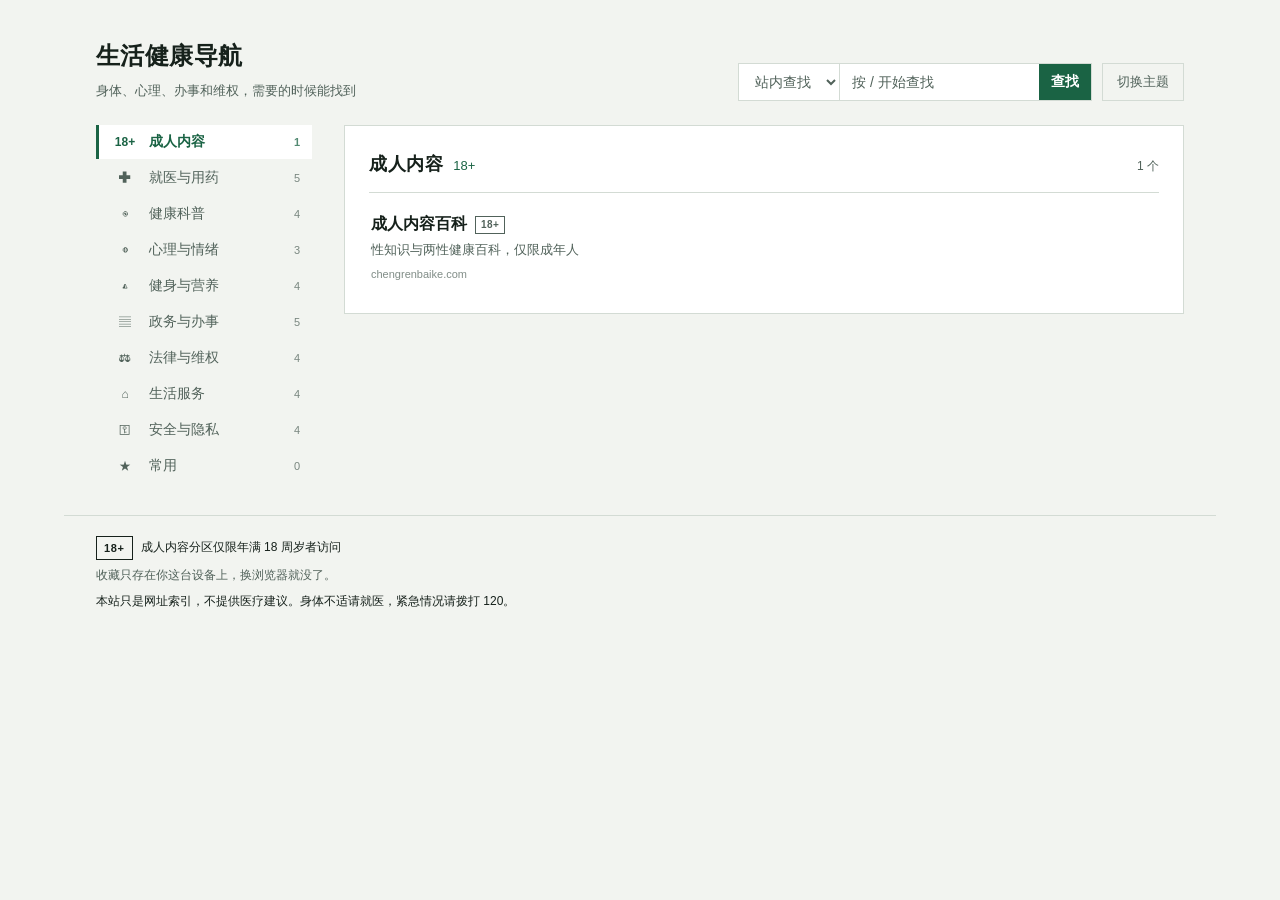
<file: index.html>
<!doctype html>
<html lang="zh-CN">
<head>
<meta charset="utf-8">
<meta name="viewport" content="width=device-width,initial-scale=1">
<title>生活健康导航 - 就医、心理、政务与维权网址分类</title>
<meta name="description" content="按分类整理的生活与健康网址：就医用药、健康科普、心理情绪、健身营养、政务办事、法律维权、生活服务与安全隐私，支持站内查找和本地收藏。含成人内容分区，仅限 18 周岁及以上访问。">

<!-- ↓ 镜像站取消这一行注释，主力站保持注释。详见 README.md
     只开 noindex,follow。别再加指向别处的 canonical：
     两个信号矛盾，canonical 会把 noindex 一并传过去。 -->
<!-- <meta name="robots" content="noindex,follow"> -->

<meta property="og:type" content="website">
<meta property="og:locale" content="zh_CN">
<meta property="og:title" content="生活健康导航 - 就医、心理、政务与维权网址分类">
<meta property="og:description" content="就医、心理、健身、政务、维权与安全的分类网址，支持站内查找和本地收藏。">
<meta name="referrer" content="no-referrer-when-downgrade">
<link rel="stylesheet" href="style.css">
</head>
<body>

<!-- 脚本没起来时的兜底。app.js 一启动就会把它藏掉。
     noscript 只管「禁用了 JS」，管不了「JS 开着但 app.js 被拦截」。 -->
<div class="boot">
  <h2>页面没能加载完整</h2>
  <p>刷新一下通常就好。如果反复这样，可能是拦截插件挡掉了本页的脚本。</p>
</div>

<noscript>
  <div class="boot">
    <h2>需要开启 JavaScript</h2>
    <p>本页的分类切换和查找功能依赖脚本。</p>
  </div>
</noscript>

<div id="shell" class="shell" hidden>

  <header class="masthead">
    <div class="brand">
      <h1 class="brand-name" id="brand-name">生活健康导航</h1>
      <p class="brand-tag" id="brand-tag"></p>
    </div>

    <div class="tools">
      <form id="find-form" class="find" role="search">
        <label class="sr-only" for="engine">查找方式</label>
        <select id="engine">
          <option value="local">站内查找</option>
          <option value="baidu">百度</option>
          <option value="bing">Bing</option>
          <option value="google">Google</option>
        </select>
        <label class="sr-only" for="find">关键词</label>
        <input id="find" type="search" placeholder="按 / 开始查找" autocomplete="off" spellcheck="false">
        <button type="submit">查找</button>
      </form>
      <!-- aria-label 必须包含可见文字「切换主题」，
           否则语音控制念可见文字匹配不上（WCAG 2.5.3）。 -->
      <button type="button" id="theme" class="theme" aria-label="切换主题">切换主题</button>
    </div>
  </header>

  <div class="body" id="layout">
    <!-- 真正的标签页：一次只显示一个分类的面板，
         不是锚点滚动。键盘方向键可在标签间移动。
         aria-orientation 由 app.js 按断点更新：窄屏下标签是横排的。 -->
    <div id="tablist" class="tablist" role="tablist" aria-orientation="vertical" aria-label="分类"></div>

    <!-- main 落在这里：标签栏是导航，正文是面板区。
         少了它读屏器就没有「跳到主内容」的落点。 -->
    <main class="stage">
      <div id="panels"></div>
      <!-- 查找时离开标签模式：藏起标签和面板，改用这块合并结果。
           否则 tablist 会出现「选中了某个标签但显示着全部面板」
           的自相矛盾状态。role=region 不能省：
           aria-label 挂在无 role 的 div 上不会被暴露。 -->
      <div id="results" role="region" aria-label="查找结果" hidden></div>
      <p id="empty" class="empty" hidden></p>
    </main>
  </div>

  <footer class="foot">
    <p class="foot-age"><span class="mark">18+</span> 成人内容分区仅限年满 18 周岁者访问</p>
    <p class="foot-note" id="foot-note"></p>
    <p class="foot-care">本站只是网址索引，不提供医疗建议。身体不适请就医，紧急情况请拨打 120。</p>
  </footer>
</div>

<!-- 成人条目的点击确认。只拦那一条，其余链接照常直达。 -->
<div id="ask" class="ask" role="dialog" aria-modal="true" aria-labelledby="ask-title" hidden>
  <div class="ask-panel">
    <p class="mark-row"><span class="mark">18+</span></p>
    <h2 id="ask-title">这是成人内容</h2>
    <p class="ask-body">你正要打开 <span id="ask-name"></span>，内容面向成年人。请确认你已满 18 周岁。</p>
    <div class="ask-actions">
      <button type="button" id="ask-ok" class="btn">我已满 18 周岁，继续</button>
      <button type="button" id="ask-no" class="btn btn-quiet">取消</button>
    </div>
    <p class="ask-fine">确认结果只存在这台设备的浏览器里，下次不再询问。</p>
  </div>
</div>

<script src="sites.js"></script>
<script src="app.js"></script>
</body>
</html>
</file>
<file: style.css>
/* 生活健康导航 -----------------------------------------------
   第五套视觉与模板。和前四个项目刻意区分：
   baike-nav 深李木墨 + 黄铜 + 宋体 + 目录引点线
   nav-hub   冷灰 + 正红 + 黑体重字 + 大块标识条
   changyong 深靛蓝 + 青绿 + 左侧栏锚点 + 无框密排
   zhaizai   浅暖底 + 浓紫 + 顶部分类条 + 有框卡片
   本站      浅绿白临床配色 + 左侧竖排标签页（一次只显示一个分类）

   前四个都是「一长条滚动，分类只是锚点」。这里是真正的
   tab 切换：选中哪个分类就只渲染哪个面板。 */

:root {
  color-scheme: light dark;

  --ground: #F2F4F0;
  --panel:  #FFFFFF;
  --ink:    #16211B;
  --muted:  #51625A;
  --line:   #D3DBD4;
  --accent: #1A6344;
  --on-accent: #FFFFFF;

  --sans: "PingFang SC", "Microsoft YaHei", "Hiragino Sans GB", "Noto Sans SC", sans-serif;
}

/* 手动切到浅色时也要显式声明：系统是深色的话，UA 画的滚动条、
   select 弹出层、搜索框清除按钮会继续用深色，压在白底上看不见。 */
[data-theme="light"] { color-scheme: light; }

[data-theme="dark"] {
  color-scheme: dark;
  --ground: #121A15;
  --panel:  #1A241E;
  --ink:    #E6EBE6;
  --muted:  #9FB0A4;
  --line:   #2A382F;
  --accent: #5FD39B;
  --on-accent: #0D1A13;
}

*, *::before, *::after { box-sizing: border-box; }

html { -webkit-text-size-adjust: 100%; }

body {
  margin: 0;
  background: var(--ground);
  color: var(--ink);
  font-family: var(--sans);
  font-size: 16px;
  /* 健康类内容多一点行距，读起来不赶 */
  line-height: 1.65;
}

a { color: inherit; text-decoration: none; }

.sr-only {
  position: absolute; width: 1px; height: 1px;
  margin: -1px; padding: 0; overflow: hidden;
  clip: rect(0 0 0 0); white-space: nowrap; border: 0;
}

:focus-visible { outline: 2px solid var(--accent); outline-offset: 2px; }

.shell[hidden] { display: none; }

/* 报头 ------------------------------------------------------ */

.masthead {
  display: flex;
  align-items: flex-end;
  justify-content: space-between;
  gap: 1.5rem;
  flex-wrap: wrap;
  max-width: 72rem;
  margin: 0 auto;
  padding: 2.25rem 2rem 1.5rem;
}

.brand-name {
  font-size: 1.5rem;
  font-weight: 700;
  letter-spacing: .02em;
  margin: 0;
}

.brand-tag {
  margin: .25rem 0 0;
  font-size: .8125rem;
  color: var(--muted);
}

.tools { display: flex; align-items: center; gap: .625rem; flex-wrap: wrap; }

.find {
  display: flex;
  min-width: 0;
  border: 1px solid var(--line);
  background: var(--panel);
}

.find:focus-within { border-color: var(--accent); }

.find select, .find input, .find button {
  font-family: inherit;
  font-size: .875rem;
  border: 0;
  background: transparent;
  color: var(--ink);
  padding: .5625rem .75rem;
}

.find select {
  flex: none;
  border-right: 1px solid var(--line);
  color: var(--muted);
  cursor: pointer;
}

.find input { flex: 1 1 13rem; min-width: 0; }
.find input::placeholder { color: var(--muted); }

.find button {
  flex: none;
  background: var(--accent);
  color: var(--on-accent);
  font-weight: 600;
  cursor: pointer;
}

.theme {
  font-family: inherit;
  font-size: .8125rem;
  padding: .5625rem .875rem;
  border: 1px solid var(--line);
  background: transparent;
  color: var(--muted);
  cursor: pointer;
  transition: color .14s ease, border-color .14s ease;
}

.theme:hover { color: var(--ink); border-color: var(--ink); }

/* 两栏：左标签，右面板 ------------------------------------- */

.body {
  display: grid;
  grid-template-columns: 13.5rem minmax(0, 1fr);
  gap: 2rem;
  max-width: 72rem;
  margin: 0 auto;
  padding: 0 2rem 2rem;
  align-items: start;
}

.tablist {
  display: flex;
  flex-direction: column;
  gap: .125rem;
  position: sticky;
  top: 1.5rem;
}

/* 必须显式写：作者样式里的 display:flex 会压过浏览器默认的
   [hidden]{display:none}，不写的话 tablist.hidden = true 毫无效果，
   查找时标签栏照样显示、照样能点。 */
.tablist[hidden] { display: none; }

/* 标签栏藏起来之后，.body 的两列网格会把结果区挤进
   13.5rem 那一列。查找模式下改成单列。 */
.body[data-mode="search"] { grid-template-columns: minmax(0, 1fr); }

.tab {
  display: flex;
  align-items: center;
  gap: .625rem;
  padding: .5rem .75rem;
  font-family: inherit;
  font-size: .875rem;
  text-align: left;
  color: var(--muted);
  background: transparent;
  border: 0;
  border-left: 3px solid transparent;
  cursor: pointer;
  transition: color .14s ease, border-color .14s ease, background .14s ease;
}

.tab:hover { color: var(--ink); }

.tab[aria-selected="true"] {
  color: var(--accent);
  background: var(--panel);
  border-left-color: var(--accent);
  font-weight: 600;
}

.tab-glyph { flex: none; width: 1.75rem; font-size: .75rem; text-align: center; }
.tab-count { margin-left: auto; font-size: .6875rem; opacity: .75; }

/* 面板 ------------------------------------------------------ */

.panel { background: var(--panel); border: 1px solid var(--line); padding: 1.5rem 1.5rem 1rem; }
.panel[hidden] { display: none; }

/* 只给查找结果里堆叠的面板加间距。
   相邻兄弟选择器不理会 display:none，写成 .panel + .panel
   会让除第一个以外的每个标签页都多出 16px 上边距，
   切标签时面板会跳一下。 */
#results .panel + .panel { margin-top: 1rem; }

.panel-head {
  display: flex;
  align-items: baseline;
  gap: .625rem;
  padding-bottom: .75rem;
  margin-bottom: .25rem;
  border-bottom: 1px solid var(--line);
}

.panel-head h2 { font-size: 1.125rem; font-weight: 700; letter-spacing: .03em; margin: 0; }
.panel-glyph { font-size: .8125rem; color: var(--accent); }
.tally { margin-left: auto; font-size: .75rem; color: var(--muted); }

/* 条目：宽松的横排，适合「需要时来查」而不是扫视 ---------- */

.item {
  position: relative;
  border-bottom: 1px solid var(--line);
}

.item:last-child { border-bottom: 0; }
.item[hidden] { display: none; }

.item-link { display: block; padding: .875rem 2.25rem .875rem .125rem; }

.item-name { display: block; font-size: 1rem; font-weight: 600; }

.item-note {
  display: block;
  margin-top: .125rem;
  font-size: .8125rem;
  color: var(--muted);
}

.item-host {
  display: block;
  margin-top: .25rem;
  font-size: .6875rem;
  color: var(--muted);
  opacity: .72;
  overflow: hidden;
  text-overflow: ellipsis;
  white-space: nowrap;
}

.item-link:hover .item-name,
.item-link:focus-visible .item-name { color: var(--accent); }

/* 18+ 角标走描边而非填色：这一套是临床配色，
   不想为一个角标再引入第二个实色。 */
.item-badge {
  display: inline-block;
  margin-left: .5rem;
  padding: 0 .3125rem;
  border: 1px solid currentColor;
  color: var(--muted);
  font-size: .625rem;
  font-weight: 700;
  letter-spacing: .04em;
  vertical-align: .1em;
}

/* 收藏星 */

.star {
  position: absolute;
  top: .75rem;
  right: .125rem;
  width: 1.75rem;
  height: 1.75rem;
  padding: 0;
  border: 0;
  background: transparent;
  color: var(--muted);
  font-size: 1rem;
  line-height: 1;
  cursor: pointer;
  opacity: 0;
  transition: opacity .14s ease, color .14s ease;
}

.item:hover .star,
.star:focus-visible,
.star[aria-pressed="true"] { opacity: 1; }

.star:hover, .star[aria-pressed="true"] { color: var(--accent); }

/* 触屏没有 hover，星标会一直全透明，收藏功能等于不存在 */
@media (hover: none) {
  .star { opacity: .55; }
}

/* 空结果 ---------------------------------------------------- */

.empty {
  background: var(--panel);
  border: 1px solid var(--line);
  padding: 1.75rem 1.5rem;
  font-size: .9375rem;
  color: var(--muted);
  margin: 0;
}

.empty[hidden] { display: none; }

/* 页脚 ------------------------------------------------------ */

.foot {
  max-width: 72rem;
  margin: 0 auto;
  padding: 1.25rem 2rem 2.5rem;
  border-top: 1px solid var(--line);
  font-size: .75rem;
  color: var(--muted);
}

.foot p { margin: 0 0 .375rem; }
.foot-age { display: flex; align-items: center; gap: .5rem; color: var(--ink); }
.foot-care { color: var(--ink); }

.mark {
  padding: .125rem .4375rem;
  border: 1px solid currentColor;
  font-size: .6875rem;
  font-weight: 700;
  letter-spacing: .06em;
}

/* 成人条目的点击确认 ---------------------------------------- */

.ask {
  position: fixed;
  inset: 0;
  z-index: 20;
  display: flex;
  align-items: flex-start;
  justify-content: center;
  /* 必须能滚：矮视口下面板会被切掉，按钮就点不着了 */
  overflow: auto;
  padding: 1.5rem;
  background: rgba(10, 20, 15, .76);
}

.ask[hidden] { display: none; }

.ask-panel {
  width: 100%;
  max-width: 26rem;
  margin: auto;
  background: var(--panel);
  border: 1px solid var(--line);
  border-top: 3px solid var(--accent);
  padding: 1.625rem 1.5rem 1.375rem;
}

.mark-row { margin: 0 0 .875rem; }
.ask-panel h2 { font-size: 1.375rem; font-weight: 700; margin: 0 0 .5rem; }
.ask-body { font-size: .9375rem; margin: 0 0 1.25rem; }
.ask-body span { font-weight: 600; }
.ask-actions { display: flex; flex-wrap: wrap; gap: .625rem; margin-bottom: .875rem; }

.btn {
  font-family: inherit;
  font-size: .875rem;
  font-weight: 600;
  padding: .625rem 1.125rem;
  background: var(--accent);
  color: var(--on-accent);
  border: 1px solid var(--accent);
  cursor: pointer;
}

.btn:hover { opacity: .88; }

.btn-quiet {
  background: transparent;
  color: var(--muted);
  border-color: var(--line);
  font-weight: 400;
}

.btn-quiet:hover { opacity: 1; color: var(--ink); border-color: var(--ink); }
.ask-fine { font-size: .6875rem; color: var(--muted); margin: 0; }

/* 脚本没起来时的兜底 ---------------------------------------- */

.boot, .notice {
  max-width: 26rem;
  margin: 4rem auto;
  padding: 1.625rem 1.5rem;
  background: var(--panel);
  border: 1px solid var(--line);
}

/* 只藏静态的 .boot。JS 注入的提示框必须用 .notice，
   同名的话刚创建就会被这条规则藏掉，兜底等于白写。 */
.js-ok .boot { display: none; }

.boot h2, .notice h2 { font-size: 1.25rem; font-weight: 700; margin: 0 0 .5rem; }
.boot p, .notice p { margin: 0; font-size: .875rem; color: var(--muted); }
.notice { margin: 0; max-width: none; }

/* 窄屏：标签改横排滚动 -------------------------------------- */

@media (max-width: 52rem) {
  .masthead { padding: 1.5rem 1rem 1rem; align-items: flex-start; }
  .tools { width: 100%; }
  .find { flex: 1 1 auto; }

  .body {
    grid-template-columns: 1fr;
    gap: 1rem;
    padding: 0 1rem 1.5rem;
  }

  .tablist {
    position: static;
    flex-direction: row;
    overflow-x: auto;
    gap: .375rem;
    padding-bottom: .375rem;
  }

  .tab {
    flex: none;
    white-space: nowrap;
    border-left: 0;
    border-bottom: 3px solid transparent;
    padding: .375rem .625rem;
  }

  .tab[aria-selected="true"] {
    border-left-color: transparent;
    border-bottom-color: var(--accent);
  }

  .tab-count { display: none; }
  .panel { padding: 1.125rem 1rem .75rem; }
  .foot { padding: 1.25rem 1rem 2rem; }
}

@media (prefers-reduced-motion: reduce) {
  *, *::before, *::after { transition-duration: .01ms !important; }
}
</file>
